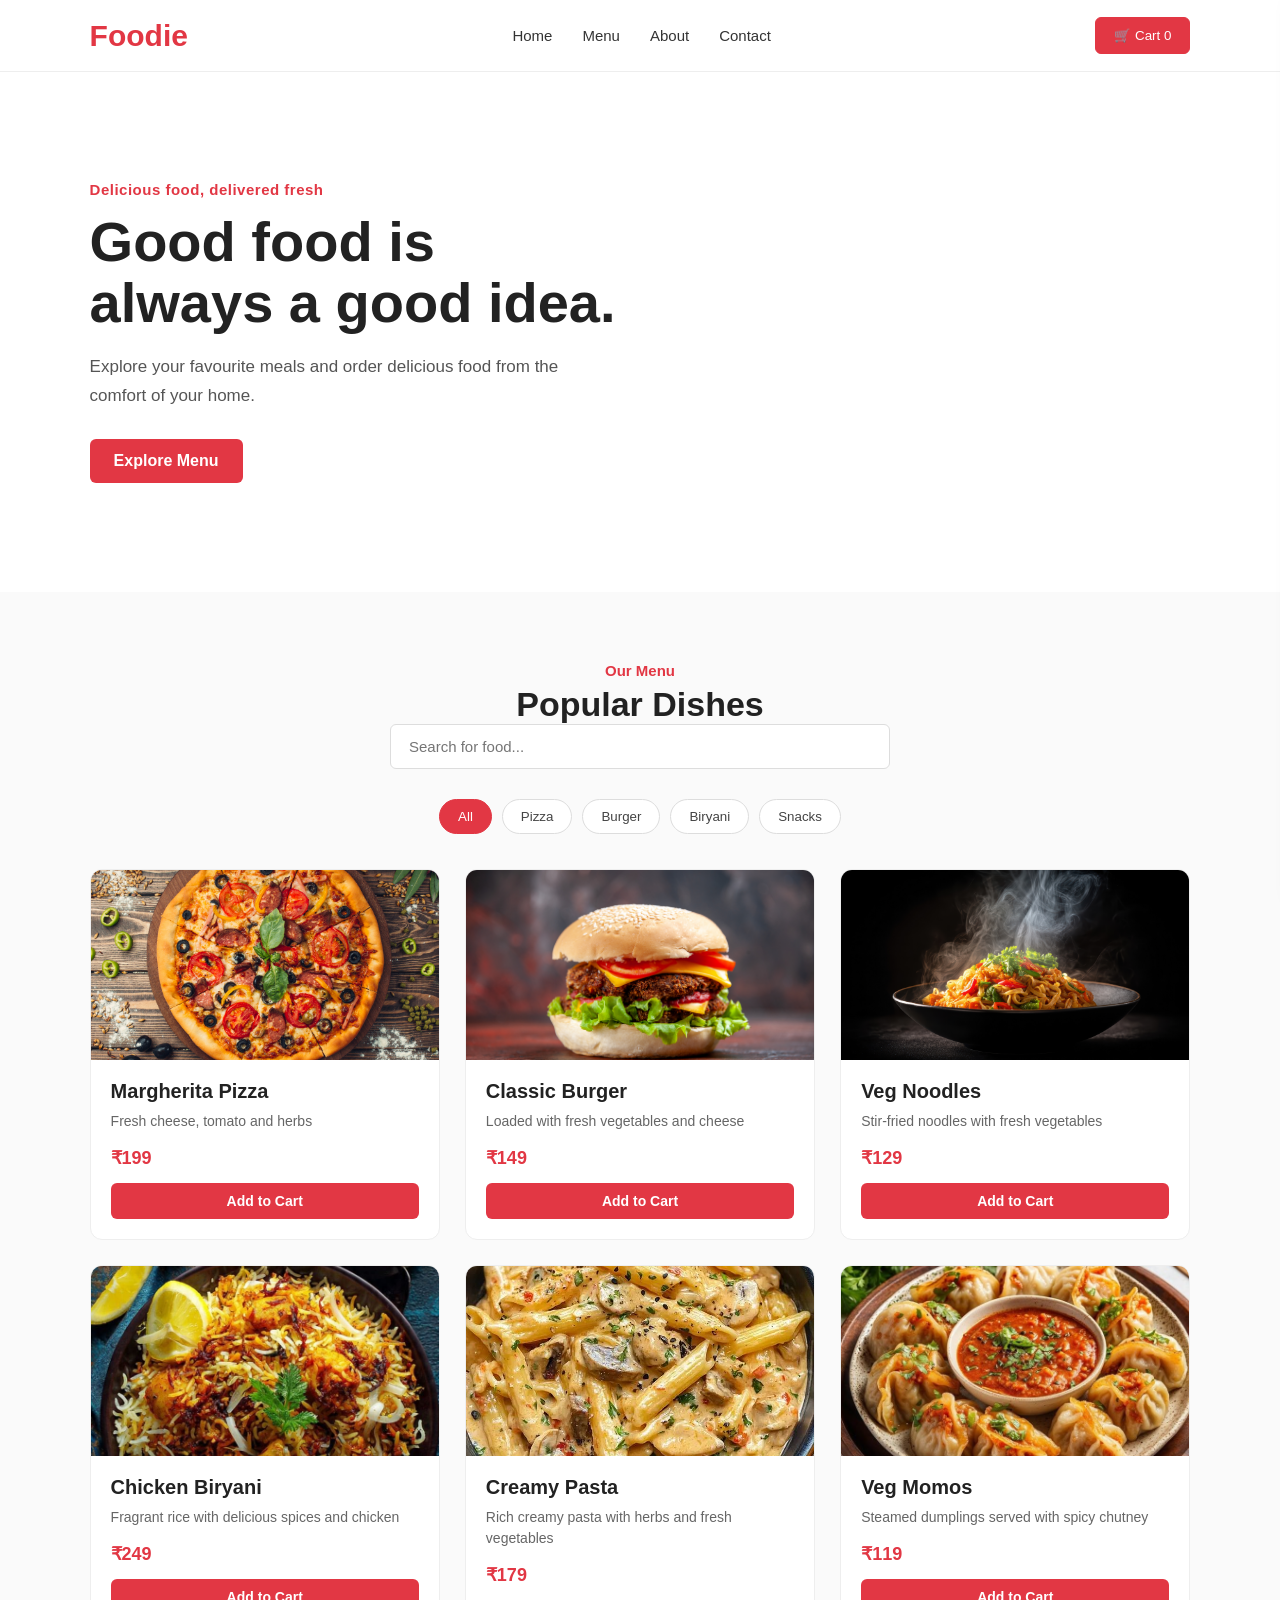
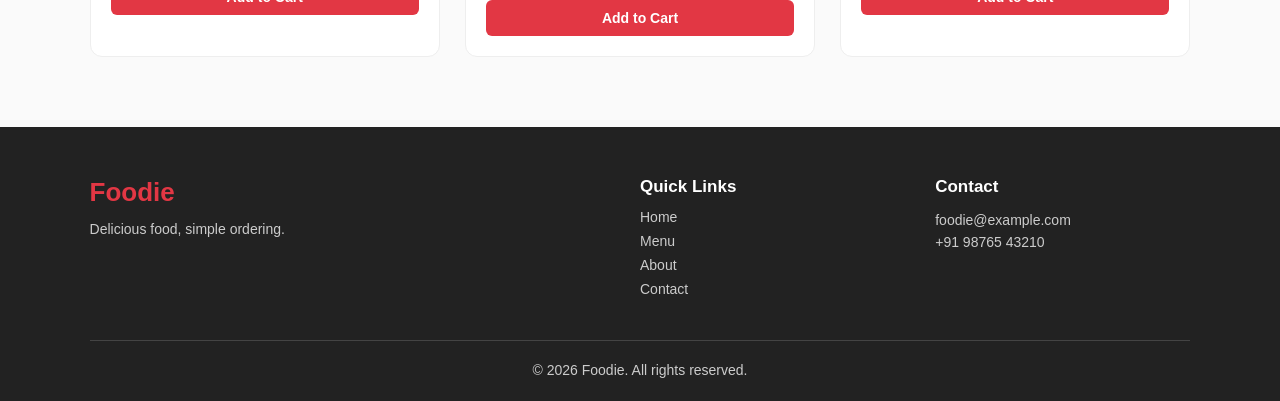
<file: index.html>
<!DOCTYPE html>
<html lang="en">

<head>
    <meta charset="UTF-8">
    <meta name="viewport" content="width=device-width, initial-scale=1.0">
    <title>Foodie - Online Food Ordering</title>

    <link rel="stylesheet" href="style.css">
</head>

<body>

    <header class="navbar">
        <div class="logo">Foodie</div>

        <nav>
            <a href="index.html">Home</a>
            <a href="index.html#menu">Menu</a>
            <a href="about.html">About</a>
            <a href="contact.html">Contact</a>
        </nav>

        <button class="cart-btn">
            🛒 Cart <span id="cart-count">0</span>
        </button>
    </header>

    <main>

        <section class="hero">
            <div class="hero-content">
                <p class="tagline">Delicious food, delivered fresh</p>
                <h1>Good food is<br>always a good idea.</h1>
                <p>
                    Explore your favourite meals and order delicious food
                    from the comfort of your home.
                </p>

                <a href="#menu" class="menu-btn">Explore Menu</a>
            </div>
        </section>

        <section class="menu-section" id="menu">
            <div class="section-heading">
                <p>Our Menu</p>
                <h2>Popular Dishes</h2>
                <div class="search-box">
                    <input type="text" id="food-search" placeholder="Search for food...">
                </div>
                <div class="categories">
                    <button class="category-btn active" data-category="all">All</button>
                    <button class="category-btn" data-category="pizza">Pizza</button>
                    <button class="category-btn" data-category="burger">Burger</button>
                    <button class="category-btn" data-category="biryani">Biryani</button>
                    <button class="category-btn" data-category="snacks">Snacks</button>
                </div>
            </div>

            <div class="food-container">

                <div class="food-card" data-name="Margherita Pizza" data-price="199" data-category="pizza">
                    <div class="food-image">
                        <img src="images/pizza.jpg" alt="Margherita Pizza">
                    </div>
                    <div class="food-info">
                        <h3>Margherita Pizza</h3>
                        <p>Fresh cheese, tomato and herbs</p>
                        <span>₹199</span>
                        <button class="add-cart">Add to Cart</button>
                    </div>
                </div>

                <div class="food-card" data-name="Classic Burger" data-price="149" data-category="burger">
                    <div class="food-image">
                        <img src="images/burger.jpg" alt="Classic Burger">
                    </div>
                    <div class="food-info">
                        <h3>Classic Burger</h3>
                        <p>Loaded with fresh vegetables and cheese</p>
                        <span>₹149</span>
                        <button class="add-cart">Add to Cart</button>
                    </div>
                </div>

                <div class="food-card" data-name="Veg Noodles" data-price="129" data-category="snacks">
                    <div class="food-image">
                        <img src="images/noodles.jpg" alt="Veg Noodles">
                    </div>
                    <div class="food-info">
                        <h3>Veg Noodles</h3>
                        <p>Stir-fried noodles with fresh vegetables</p>
                        <span>₹129</span>
                        <button class="add-cart">Add to Cart</button>
                    </div>
                </div>

                <div class="food-card" data-name="Chicken Biryani" data-price="249" data-category="biryani">
                    <div class="food-image">
                        <img src="images/biryani.jpeg" alt="Chicken Biryani">
                    </div>
                    <div class="food-info">
                        <h3>Chicken Biryani</h3>
                        <p>Fragrant rice with delicious spices and chicken</p>
                        <span>₹249</span>
                        <button class="add-cart">Add to Cart</button>
                    </div>
                </div>

                <div class="food-card" data-name="Creamy Pasta" data-price="179" data-category="snacks">
                    <div class="food-image">
                        <img src="images/pasta.jpeg" alt="Creamy Pasta">
                    </div>
                    <div class="food-info">
                        <h3>Creamy Pasta</h3>
                        <p>Rich creamy pasta with herbs and fresh vegetables</p>
                        <span>₹179</span>
                        <button class="add-cart">Add to Cart</button>
                    </div>
                </div>

                <div class="food-card" data-name="Veg Momos" data-price="119" data-category="snacks">
                    <div class="food-image">
                        <img src="images/momos.jpeg" alt="Veg Momos">
                    </div>
                    <div class="food-info">
                        <h3>Veg Momos</h3>
                        <p>Steamed dumplings served with spicy chutney</p>
                        <span>₹119</span>
                        <button class="add-cart">Add to Cart</button>
                    </div>
                </div>

            </div>
        </section>

    </main>

<footer class="footer">
    <div class="footer-content">
        <div>
            <h3>Foodie</h3>
            <p>Delicious food, simple ordering.</p>
        </div>

        <div>
            <h4>Quick Links</h4>
            <a href="index.html">Home</a>
            <a href="index.html#menu">Menu</a>
            <a href="about.html">About</a>
            <a href="contact.html">Contact</a>
        </div>

        <div>
            <h4>Contact</h4>
            <p>foodie@example.com</p>
            <p>+91 98765 43210</p>
        </div>
    </div>

    <div class="footer-bottom">
        <p>© 2026 Foodie. All rights reserved.</p>
    </div>
</footer>

    <div class="cart-panel" id="cart-panel">
        <div class="cart-header">
            <h2>Your Cart</h2>
            <button id="close-cart">&times;</button>
        </div>

        <div id="cart-items">
            <p class="empty-cart">Your cart is empty.</p>
        </div>

        <div class="cart-total">
            <strong>Total:</strong>
            <span id="cart-total">₹0</span>
        </div>

        <div class="order-form" id="order-form">
            <h3>Delivery Details</h3>

            <input type="text" id="customer-name" placeholder="Full Name">
            <input type="text" id="customer-phone" placeholder="Phone Number">
            <textarea id="customer-address" placeholder="Delivery Address"></textarea>

            <button class="place-order" id="place-order">Place Order</button>
        </div>
    </div>

    <script src="script.js"></script>
</body>

</html>
</file>
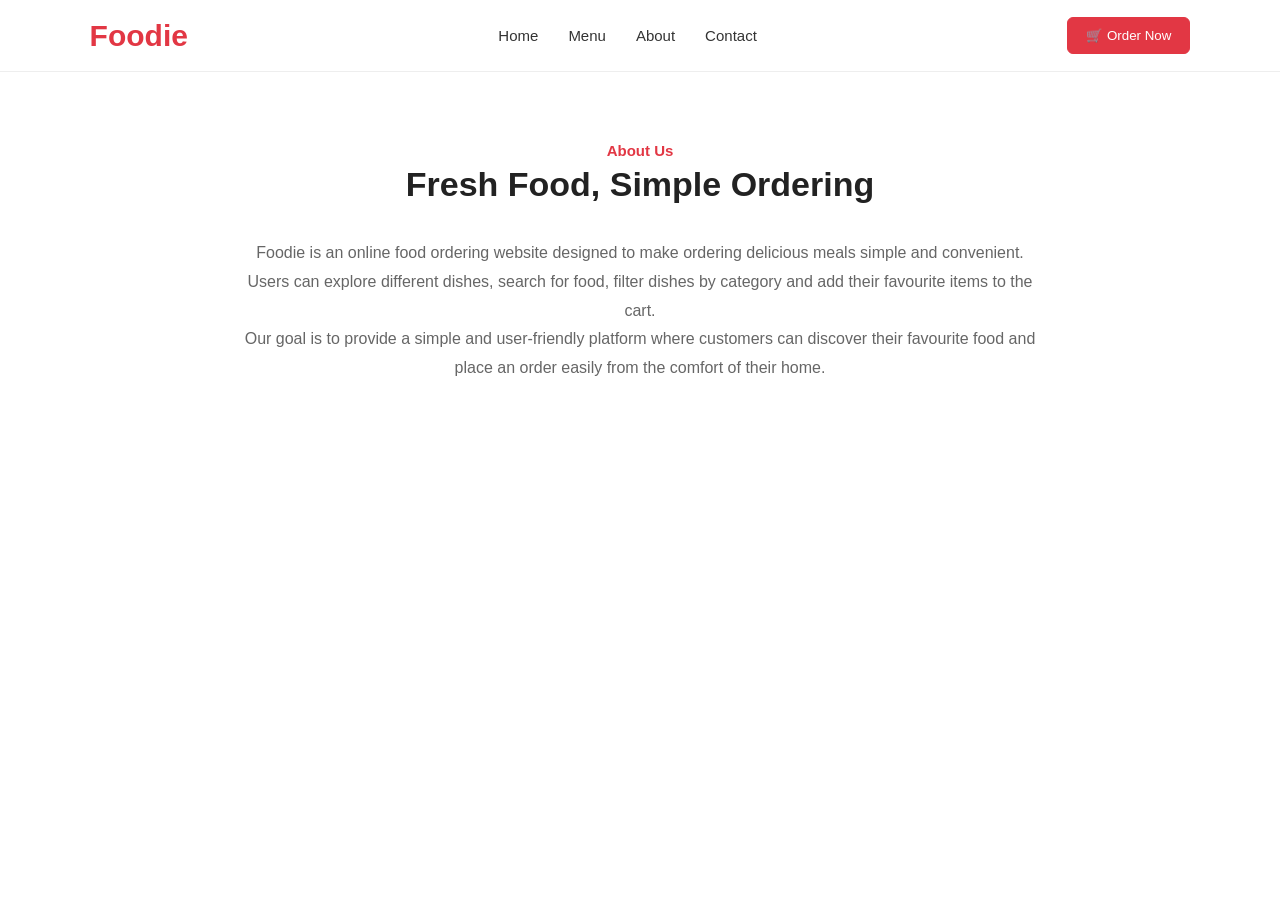
<file: about.html>
<!DOCTYPE html>
<html lang="en">
<head>
    <meta charset="UTF-8">
    <meta name="viewport" content="width=device-width, initial-scale=1.0">
    <title>Foodie - About Us</title>
    <link rel="stylesheet" href="style.css">
</head>

<body>

<header class="navbar">
    <div class="logo">Foodie</div>

    <nav>
        <a href="index.html">Home</a>
        <a href="index.html#menu">Menu</a>
        <a href="about.html">About</a>
        <a href="contact.html">Contact</a>
    </nav>

    <button class="cart-btn" onclick="window.location.href='index.html#menu'">
        🛒 Order Now
    </button>
</header>

<section class="about-section" id="about">
    <div class="section-heading">
        <p>About Us</p>
        <h2>Fresh Food, Simple Ordering</h2>
    </div>

    <div class="about-content">
        <p>
            Foodie is an online food ordering website designed to make
            ordering delicious meals simple and convenient. Users can
            explore different dishes, search for food, filter dishes by
            category and add their favourite items to the cart.
        </p>

        <p>
            Our goal is to provide a simple and user-friendly platform
            where customers can discover their favourite food and place
            an order easily from the comfort of their home.
        </p>
    </div>
</section>

</body>
</html>
</file>
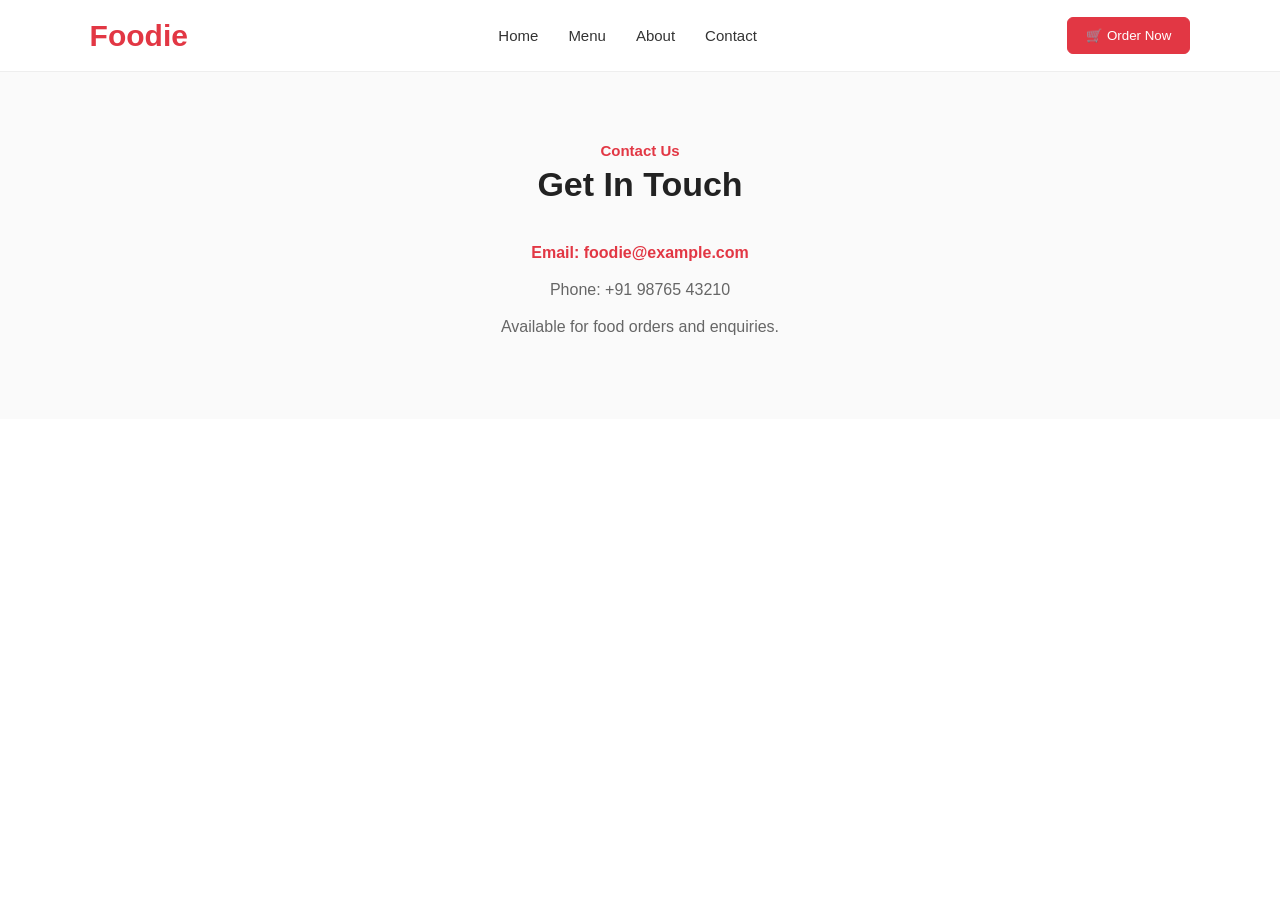
<file: contact.html>
<!DOCTYPE html>
<html lang="en">
<head>
    <meta charset="UTF-8">
    <meta name="viewport" content="width=device-width, initial-scale=1.0">
    <title>Foodie - Contact</title>
    <link rel="stylesheet" href="style.css">
</head>

<body>

<header class="navbar">
    <div class="logo">Foodie</div>

    <nav>
        <a href="index.html">Home</a>
        <a href="index.html#menu">Menu</a>
        <a href="about.html">About</a>
        <a href="contact.html">Contact</a>
    </nav>

    <button class="cart-btn" onclick="window.location.href='index.html#menu'">
        🛒 Order Now
    </button>
</header>

<section class="contact-section" id="contact">
    <div class="section-heading">
        <p>Contact Us</p>
        <h2>Get In Touch</h2>
    </div>

    <div class="contact-content">
        <p>Email: foodie@example.com</p>
        <p>Phone: +91 98765 43210</p>
        <p>Available for food orders and enquiries.</p>
    </div>
</section>

</body>
</html>
</file>
<file: style.css>
* {
    margin: 0;
    padding: 0;
    box-sizing: border-box;
}

body {
    font-family: Arial, sans-serif;
    color: #222;
    background: #fff;
}

a {
    text-decoration: none;
    color: inherit;
}

button {
    font-family: inherit;
}
.navbar {
    height: 72px;
    padding: 0 7%;
    display: flex;
    align-items: center;
    justify-content: space-between;
    background: #ffffff;
    border-bottom: 1px solid #eeeeee;
    position: sticky;
    top: 0;
    z-index: 100;
}

.logo {
    font-size: 30px;
    font-weight: 700;
    color: #e23744;
}

.navbar nav {
    display: flex;
    gap: 30px;
}

.navbar nav a {
    font-size: 15px;
    color: #333;
    transition: color 0.2s ease;
}

.navbar nav a:hover {
    color: #e23744;
}

.cart-btn {
    border: 1px solid #e23744;
    background: #e23744;
    color: #fff;
    padding: 10px 18px;
    border-radius: 6px;
    cursor: pointer;
    transition: 0.2s ease;
}

.cart-btn:hover {
    background: #c92532;
}

.hero {
    min-height: 520px;
    padding: 70px 7%;
    display: flex;
    align-items: center;
    position: relative;
    overflow: hidden;
    background:
        linear-gradient(90deg, rgba(255, 255, 255, 0.97) 0%, rgba(255, 255, 255, 0.78) 48%, rgba(255, 255, 255, 0.2) 100%),
        url("https://images.unsplash.com/photo-1504674900247-0877df9cc836?auto=format&fit=crop&w=1600&q=80")
        center/cover no-repeat;
}

.hero-content {
    max-width: 560px;
    position: relative;
    z-index: 1;
}

.tagline {
    margin-bottom: 14px;
    color: #e23744;
    font-size: 15px;
    font-weight: 600;
    letter-spacing: 0.5px;
}

.hero h1 {
    margin-bottom: 20px;
    font-size: 56px;
    line-height: 1.08;
    color: #222;
}

.hero-content > p:not(.tagline) {
    max-width: 480px;
    margin-bottom: 28px;
    color: #555;
    font-size: 17px;
    line-height: 1.7;
}

.menu-btn {
    display: inline-block;
    padding: 13px 24px;
    border-radius: 6px;
    background: #e23744;
    color: #fff;
    font-weight: 600;
    transition: transform 0.2s ease, background 0.2s ease;
}

.menu-btn:hover {
    background: #c92532;
    transform: translateY(-2px);
}

.menu-section {
    padding: 70px 7%;
    background: #fafafa;
}

.section-heading {
    text-align: center;
    margin-bottom: 35px;
}

.section-heading p {
    margin-bottom: 6px;
    color: #e23744;
    font-size: 15px;
    font-weight: 600;
}

.section-heading h2 {
    font-size: 34px;
    color: #222;
}

.search-box {
    max-width: 500px;
    margin: 0 auto 30px;
}

.categories {
    display: flex;
    justify-content: center;
    flex-wrap: wrap;
    gap: 10px;
    margin-bottom: 30px;
}

.category-btn {
    padding: 9px 18px;
    border: 1px solid #ddd;
    border-radius: 20px;
    background: #fff;
    color: #444;
    cursor: pointer;
    transition: 0.2s ease;
}

.category-btn:hover,
.category-btn.active {
    background: #e23744;
    border-color: #e23744;
    color: #fff;
}

.search-box input {
    width: 100%;
    padding: 13px 18px;
    border: 1px solid #ddd;
    border-radius: 6px;
    outline: none;
    font-size: 15px;
}

.search-box input:focus {
    border-color: #e23744;
}

.food-container {
    display: grid;
    grid-template-columns: repeat(3, 1fr);
    gap: 25px;
}

.food-card {
    overflow: hidden;
    background: #fff;
    border: 1px solid #eeeeee;
    border-radius: 12px;
    transition: transform 0.25s ease, box-shadow 0.25s ease;
}

.food-card:hover {
    transform: translateY(-5px);
    box-shadow: 0 10px 25px rgba(0, 0, 0, 0.08);
}

.food-image {
    height: 190px;
    display: flex;
    align-items: center;
    justify-content: center;
    background: #fff1f2;
    font-size: 72px;
}

.food-info {
    padding: 20px;
}

.food-info h3 {
    margin-bottom: 8px;
    font-size: 20px;
}

.food-info p {
    margin-bottom: 15px;
    color: #666;
    font-size: 14px;
    line-height: 1.5;
}

.food-info span {
    color: #e23744;
    font-size: 18px;
    font-weight: 700;
}
.add-cart {
    display: block;
    width: 100%;
    margin-top: 14px;
    padding: 10px;
    border: none;
    border-radius: 6px;
    background: #e23744;
    color: #fff;
    font-size: 14px;
    font-weight: 600;
    cursor: pointer;
    transition: background 0.2s ease;
}

.add-cart:hover {
    background: #c92532;
}

.food-image img {
    width: 100%;
    height: 100%;
    object-fit: cover;
    display: block;
}

.cart-panel {
    position: fixed;
    top: 0;
    right: -400px;
    width: 380px;
    height: 100vh;
    padding: 25px;
    background: #fff;
    box-shadow: -5px 0 20px rgba(0, 0, 0, 0.12);
    z-index: 200;
    transition: right 0.3s ease;
}

.cart-panel.active {
    right: 0;
}

.cart-header {
    display: flex;
    align-items: center;
    justify-content: space-between;
    padding-bottom: 20px;
    border-bottom: 1px solid #eee;
}

.cart-header h2 {
    font-size: 24px;
}

#close-cart {
    border: none;
    background: none;
    font-size: 28px;
    cursor: pointer;
    color: #555;
}

#cart-items {
    min-height: 300px;
    padding: 25px 0;
}

.empty-cart {
    text-align: center;
    color: #777;
    margin-top: 80px;
}

.cart-item {
    display: flex;
    justify-content: space-between;
    gap: 15px;
    padding: 12px 0;
    border-bottom: 1px solid #eee;
    font-size: 14px;
}

.cart-item > div:first-child {
    display: flex;
    justify-content: space-between;
    gap: 15px;
    margin-bottom: 10px;
}

.quantity {
    display: flex;
    align-items: center;
    gap: 8px;
}

.quantity-btn,
.remove-btn {
    border: none;
    cursor: pointer;
    border-radius: 4px;
}

.quantity-btn {
    width: 26px;
    height: 26px;
    background: #f1f1f1;
    font-size: 16px;
}

.remove-btn {
    padding: 6px 9px;
    background: #fff0f0;
    color: #e23744;
    font-size: 12px;
}

.cart-item strong {
    color: #e23744;
}

.cart-total {
    display: flex;
    justify-content: space-between;
    padding: 18px 0;
    border-top: 1px solid #eee;
    font-size: 18px;
}

#cart-total {
    color: #e23744;
    font-weight: 700;
}

.checkout-btn {
    width: 100%;
    padding: 13px;
    border: none;
    border-radius: 6px;
    background: #e23744;
    color: #fff;
    font-weight: 600;
    cursor: pointer;
}

.order-form {
    margin-top: 20px;
    padding-top: 20px;
    border-top: 1px solid #eee;
}

.order-form h3 {
    margin-bottom: 15px;
    font-size: 18px;
}

.order-form input,
.order-form textarea {
    width: 100%;
    margin-bottom: 10px;
    padding: 11px 12px;
    border: 1px solid #ddd;
    border-radius: 6px;
    outline: none;
    font: inherit;
}

.order-form textarea {
    min-height: 80px;
    resize: vertical;
}

.place-order {
    width: 100%;
    padding: 12px;
    border: none;
    border-radius: 6px;
    background: #e23744;
    color: #fff;
    font-weight: 600;
    cursor: pointer;
}
/* About & Contact */

.about-section,
.contact-section {
    padding: 70px 7%;
    background: #fff;
}

.about-content,
.contact-content {
    max-width: 800px;
    margin: 0 auto;
    text-align: center;
    color: #666;
    font-size: 16px;
    line-height: 1.8;
}

.contact-section {
    background: #fafafa;
}

.contact-content p {
    margin-bottom: 8px;
}

.contact-content p:first-child {
    color: #e23744;
    font-weight: 600;
}

/* Footer */

.footer {
    padding: 50px 7% 20px;
    background: #222;
    color: #fff;
}

.footer-content {
    display: grid;
    grid-template-columns: 2fr 1fr 1fr;
    gap: 40px;
}

.footer h3 {
    margin-bottom: 10px;
    color: #e23744;
    font-size: 26px;
}

.footer h4 {
    margin-bottom: 12px;
    font-size: 17px;
}

.footer p {
    color: #ccc;
    font-size: 14px;
    line-height: 1.6;
}

.footer a {
    display: block;
    width: fit-content;
    margin-bottom: 8px;
    color: #ccc;
    font-size: 14px;
}

.footer a:hover {
    color: #fff;
}

.footer-bottom {
    margin-top: 35px;
    padding-top: 18px;
    border-top: 1px solid #444;
    text-align: center;
}

/* Responsive Design */

@media (max-width: 900px) {
    .navbar {
        padding: 0 4%;
    }

    .navbar nav {
        gap: 15px;
    }

    .hero {
        padding: 60px 5%;
    }

    .hero h1 {
        font-size: 44px;
    }

    .menu-section,
    .about-section,
    .contact-section {
        padding: 60px 5%;
    }

    .food-container {
        grid-template-columns: repeat(2, 1fr);
    }

    .footer {
        padding: 45px 5% 20px;
    }
}

@media (max-width: 600px) {
    .navbar {
        height: auto;
        padding: 15px 5%;
        flex-wrap: wrap;
        gap: 15px;
    }

    .navbar nav {
        order: 3;
        width: 100%;
        justify-content: center;
    }

    .hero {
        min-height: 480px;
        padding: 50px 5%;
    }

    .hero h1 {
        font-size: 36px;
    }

    .hero-content > p:not(.tagline) {
        font-size: 15px;
    }

    .food-container {
        grid-template-columns: 1fr;
    }

    .cart-panel {
        width: 100%;
        right: -100%;
    }

    .footer-content {
        grid-template-columns: 1fr;
        gap: 25px;
    }
}

/* Final Polish */

.food-card,
.menu-btn,
.add-cart,
.category-btn {
    transition: all 0.25s ease;
}

.food-image img {
    transition: transform 0.3s ease;
}

.food-card:hover .food-image img {
    transform: scale(1.04);
}

.search-box input {
    transition: border-color 0.2s ease, box-shadow 0.2s ease;
}

.search-box input:focus {
    border-color: #e23744;
    box-shadow: 0 0 0 3px rgba(226, 55, 68, 0.08);
}

.category-btn:active,
.add-cart:active,
.menu-btn:active,
.cart-btn:active {
    transform: scale(0.97);
}
</file>
